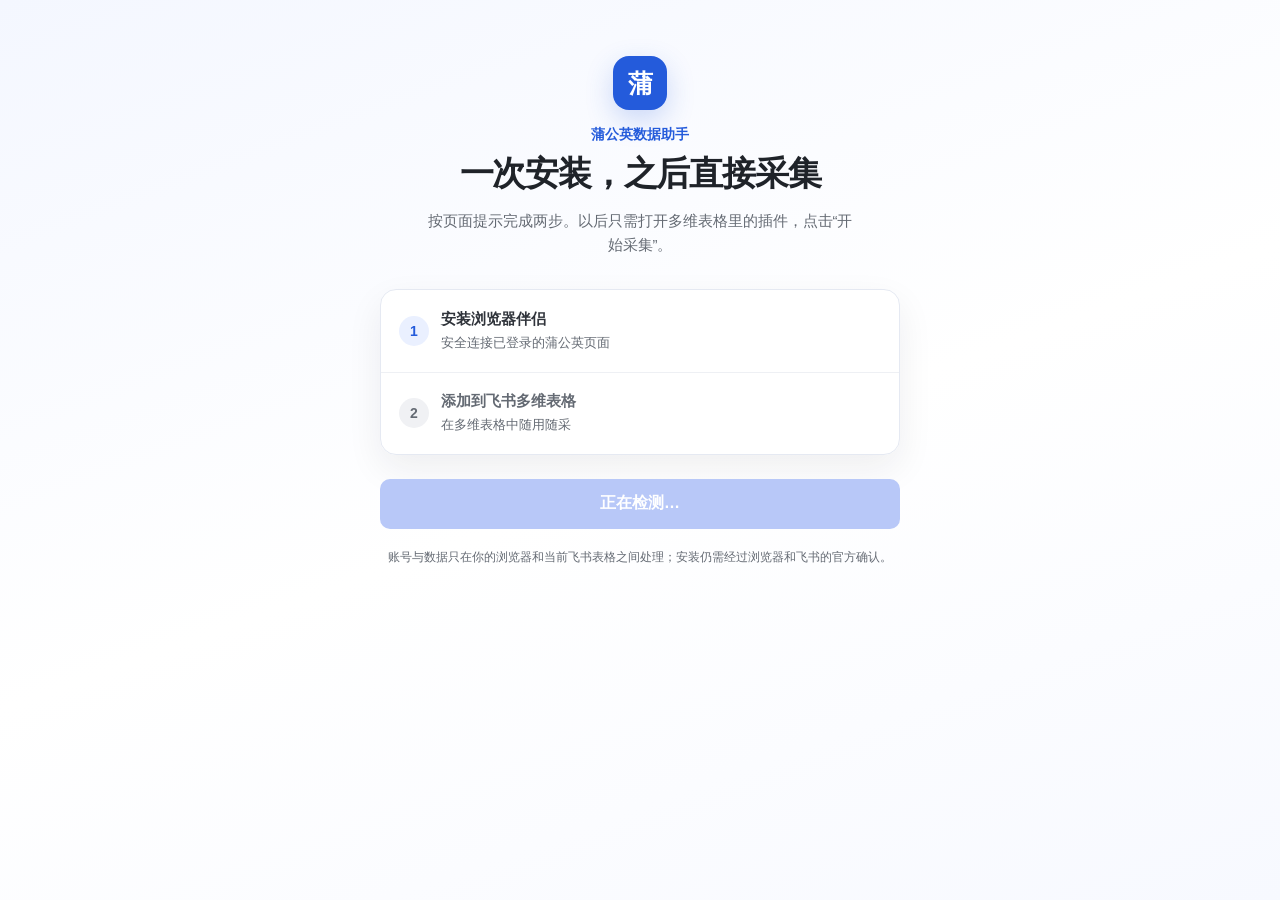
<file: install.html>
<!doctype html>
<html lang="zh-CN">
  <head>
    <meta charset="UTF-8" />
    <meta name="viewport" content="width=device-width, initial-scale=1.0" />
    <meta name="description" content="蒲公英数据助手统一安装入口" />
    <title>安装蒲公英数据助手</title>
    <script type="module" crossorigin src="/assets/install-BBofJlgl.js"></script>
    <link rel="modulepreload" crossorigin href="/assets/client--MDqBxYX.js">
    <link rel="stylesheet" crossorigin href="/assets/client-BGWsWN9p.css">
  </head>
  <body class="installer-body">
    <div id="root"></div>
  </body>
</html>
</file>
<file: assets/client-BGWsWN9p.css>
:root{--brand-primary:#245bdb;--brand-hover:#1f4db8;--brand-focus:#245bdb;--text-muted:#5c5f66;color:#1f2329;background:#fff;font-family:Inter,PingFang SC,Microsoft YaHei,sans-serif}*{box-sizing:border-box}body{background:#fff;min-width:320px;margin:0}button,input,select{font:inherit}button,select,input{accent-color:var(--brand-primary)}button:focus-visible,select:focus-visible,input:focus-visible,summary:focus-visible{outline:3px solid var(--brand-focus);outline-offset:2px}.plugin-shell{width:100%;min-width:320px;max-width:560px;margin:0 auto;padding:20px 16px 28px;overflow-x:hidden}.plugin-header{justify-content:space-between;align-items:flex-start;gap:12px;margin-bottom:16px;display:flex}.demo-badge{color:#745500;background:#fff3cd;border-radius:999px;margin:4px 0;padding:2px 7px;font-size:12px;font-weight:700;display:inline-block}.eyebrow{color:#1f2329;letter-spacing:-.01em;margin:0 0 5px;font-size:16px;font-weight:700}.account-state{color:#646a73;align-items:center;gap:6px;margin:0;font-size:13px;display:flex}.status-dot{background:#8f959e;border-radius:50%;width:8px;height:8px}.status-dot.healthy{background:#34a853}.account-action{min-height:32px;color:var(--brand-primary);cursor:pointer;background:#fff;border:1px solid #b7c8f7;border-radius:6px;margin-top:8px;padding:0 10px;font-size:12px;font-weight:600}.account-action:disabled{cursor:wait;color:var(--text-muted)}.header-hint{max-width:168px;color:var(--text-muted);text-align:right;margin:0;font-size:12px;line-height:18px}.tablist{border-bottom:1px solid #e5e6eb;grid-template-columns:repeat(4,minmax(0,1fr));display:grid}.tab{color:#646a73;cursor:pointer;background:0 0;border:0;min-height:44px;padding:0 4px;font-size:14px;position:relative}.tab[aria-selected=true]{color:var(--brand-primary);font-weight:600}.tab[aria-selected=true]:after{background:var(--brand-primary);content:"";height:2px;position:absolute;bottom:-1px;left:12px;right:12px}.tab:active,.primary-button:active:not(:disabled){transform:scale(.97)}.tab,.primary-button{transition:transform .12s cubic-bezier(.23,1,.32,1),color .14s,background-color .14s}.tab-panel{padding-top:20px}.page-content{gap:20px;display:grid}.page-intro h1{color:#1f2329;letter-spacing:-.02em;margin:0 0 6px;font-size:20px;line-height:28px}.page-intro p,.action-hint,.empty-detail p{color:#646a73;margin:0;font-size:13px;line-height:20px}.form-section{border:0;min-width:0;margin:0;padding:0}.form-section legend{color:#1f2329;margin-bottom:10px;padding:0;font-size:14px;font-weight:650}.source-summary{grid-template-columns:repeat(2,minmax(0,1fr));gap:8px;margin:0 0 12px;display:grid}.source-summary div{background:#f5f6f7;border-radius:8px;min-width:0;padding:10px}.source-summary dt{color:var(--text-muted);font-size:12px}.source-summary dd{color:#30343b;text-overflow:ellipsis;white-space:nowrap;margin:3px 0 0;font-size:13px;overflow:hidden}label{color:#30343b;font-size:14px}select{color:#1f2329;background:#fff;border:1px solid #d0d3d6;border-radius:7px;width:100%;min-height:44px;margin-top:6px;padding:0 10px}select:disabled{color:var(--text-muted);background:#f5f6f7}.toggle-row,.radio-row,.field-row{cursor:pointer;align-items:flex-start;gap:10px;min-height:44px;padding:8px 0;display:flex}.toggle-row+.toggle-row{border-top:1px solid #f0f1f2}.toggle-row input,.radio-row input,.field-row input{flex:none;width:18px;height:18px;margin:2px 0 0}.toggle-row span{gap:2px;min-width:0;display:grid}.toggle-row strong{color:#30343b;font-size:14px;font-weight:600}.toggle-row small{color:var(--text-muted);font-size:12px;line-height:18px}.radio-row{align-items:center;padding:7px 0}.radio-row input{margin-top:0}.advanced-settings{color:#646a73;font-size:14px}.advanced-settings summary{cursor:pointer;color:#4e5969;min-height:32px}.advanced-settings .toggle-row{margin-top:6px}.primary-button{background:var(--brand-primary);color:#fff;cursor:pointer;border:0;border-radius:7px;width:100%;min-height:44px;font-size:14px;font-weight:600}.primary-button:disabled{cursor:not-allowed;color:#f7f9ff;background:#b8c8f8}.action-hint{text-align:center}.field-list{grid-template-columns:repeat(2,minmax(0,1fr));column-gap:16px;display:grid}.field-actions{gap:8px;display:flex}.field-actions button{color:#30343b;cursor:pointer;background:#fff;border:1px solid #d0d3d6;border-radius:7px;min-height:44px;padding:0 12px;font-size:14px}.field-actions button:active{transform:scale(.97)}.field-actions button{transition:transform .12s cubic-bezier(.23,1,.32,1),border-color .14s,color .14s}.field-list legend{grid-column:1/-1}.field-row{border-bottom:1px solid #f0f1f2;align-items:center;min-width:0}.field-row input{margin-top:0}.field-row code{color:#4e5969;text-overflow:ellipsis;white-space:nowrap;font-size:12px;overflow:hidden}.empty-detail{gap:6px;padding:18px 0;display:grid}.detail-state{font-weight:600;color:#4e5969!important}.detail-summary,.note-results,.write-preview{background:#fafbfc;border:1px solid #e5e6eb;border-radius:8px;gap:8px;padding:12px;display:grid}.detail-summary p,.write-preview p,.note-results p{color:#4e5969;margin:0;font-size:13px;line-height:20px}.detail-summary dl{grid-template-columns:repeat(3,minmax(0,1fr));gap:8px;margin:0;display:grid}.detail-summary dl div{background:#fff;border-radius:6px;padding:8px}.detail-summary dt{color:var(--text-muted);font-size:12px}.detail-summary dd{color:#30343b;margin:3px 0 0;font-size:16px;font-weight:650}.detail-summary ul,.write-preview ul{color:#b42318;gap:4px;margin:0;padding-left:20px;font-size:13px;line-height:20px;display:grid}.note-results h2{color:#1f2329;margin:0;font-size:14px}.note-results article{border-top:1px solid #e5e6eb;gap:2px;padding:10px 0;display:grid}.note-results article strong{color:#30343b;font-size:14px}.write-preview .primary-button{margin-top:4px}.bootstrap-state{color:var(--text-muted);margin:0;font-size:13px;line-height:20px}.inline-error{color:#b42318;background:#fff1f0;border-radius:7px;margin:0 0 16px;padding:10px 12px;font-size:13px;line-height:20px}.onboarding-gate{text-align:center;align-content:center;justify-items:center;min-height:420px;display:grid}.onboarding-icon{width:48px;height:48px;color:var(--brand-primary);background:#eaf0ff;border-radius:14px;place-items:center;margin-bottom:16px;font-size:21px;font-weight:800;display:grid}.onboarding-gate h1{color:#1f2329;margin:5px 0 8px;font-size:22px;line-height:30px}.onboarding-message{color:#646a73;margin:0;font-size:14px;line-height:22px}.onboarding-action{place-items:center;max-width:360px;margin-top:24px;text-decoration:none;display:grid}.onboarding-note{color:#646a73;max-width:360px;margin:14px 0 0;font-size:12px;line-height:19px}@media (hover:hover) and (pointer:fine){.tab:hover{color:var(--brand-primary)}.primary-button:hover:not(:disabled){background:var(--brand-hover)}.field-actions button:hover{border-color:var(--brand-primary);color:var(--brand-hover)}}@media (width<=360px){.plugin-shell{padding-left:12px;padding-right:12px}.header-hint{display:none}.field-list{grid-template-columns:minmax(0,1fr)}.detail-summary dl{grid-template-columns:repeat(2,minmax(0,1fr))}}@media (prefers-reduced-motion:reduce){*,:before,:after{scroll-behavior:auto!important;transition-duration:.01ms!important;animation-duration:.01ms!important;animation-iteration-count:1!important}}.installer-body{background:linear-gradient(160deg,#f4f7ff 0%,#fff 52%,#f7f9ff 100%);min-height:100vh}.installer-shell{text-align:center;width:min(100% - 32px,520px);margin:0 auto;padding:56px 0 40px}.installer-mark{background:var(--brand-primary);color:#fff;border-radius:16px;place-items:center;width:54px;height:54px;margin:0 auto 16px;font-size:25px;font-weight:800;display:grid;box-shadow:0 10px 28px #245bdb38}.installer-eyebrow{color:var(--brand-primary);margin:0 0 8px;font-size:14px;font-weight:700}.installer-shell h1{color:#1f2329;letter-spacing:-.035em;margin:0;font-size:clamp(26px,6vw,34px);line-height:1.25}.installer-lead{color:#646a73;max-width:430px;margin:14px auto 0;font-size:15px;line-height:24px}.installer-steps{text-align:left;background:#ffffffe6;border:1px solid #e5e9f2;border-radius:16px;gap:0;margin:32px 0 24px;padding:0;list-style:none;display:grid;box-shadow:0 14px 36px #1f232912}.installer-steps li{color:#646a73;align-items:center;gap:12px;min-height:82px;padding:16px 18px;display:flex}.installer-steps li+li{border-top:1px solid #eef0f4}.installer-steps li>span{color:#646a73;background:#f0f1f4;border-radius:50%;flex:0 0 30px;place-items:center;width:30px;height:30px;font-size:14px;font-weight:700;display:grid}.installer-steps li.active{color:#30343b}.installer-steps li.active>span{color:var(--brand-primary);background:#eaf0ff}.installer-steps li div{gap:4px;display:grid}.installer-steps strong{font-size:15px}.installer-steps small{color:#646a73;font-size:13px;line-height:19px}.installer-action{min-height:50px}.installer-primary{background:var(--brand-primary);color:#fff;cursor:pointer;border:0;border-radius:10px;place-items:center;width:100%;min-height:50px;padding:0 20px;font-size:16px;font-weight:700;text-decoration:none;transition:transform .12s,background .14s;display:grid;box-shadow:0 8px 20px #245bdb33}.installer-primary:hover:not(:disabled){background:var(--brand-hover)}.installer-primary:active:not(:disabled){transform:scale(.985)}.installer-primary:disabled{box-shadow:none;cursor:not-allowed;background:#b8c8f8}.installer-warning{color:#8a5313;background:#fff7e6;border-radius:10px;margin:0;padding:14px 16px;font-size:14px;font-weight:600}.installer-footnote{color:#646a73;margin:18px auto 0;font-size:12px;line-height:20px}@media (width<=420px){.installer-shell{padding-top:32px}.installer-steps{margin-top:24px}}
</file>
